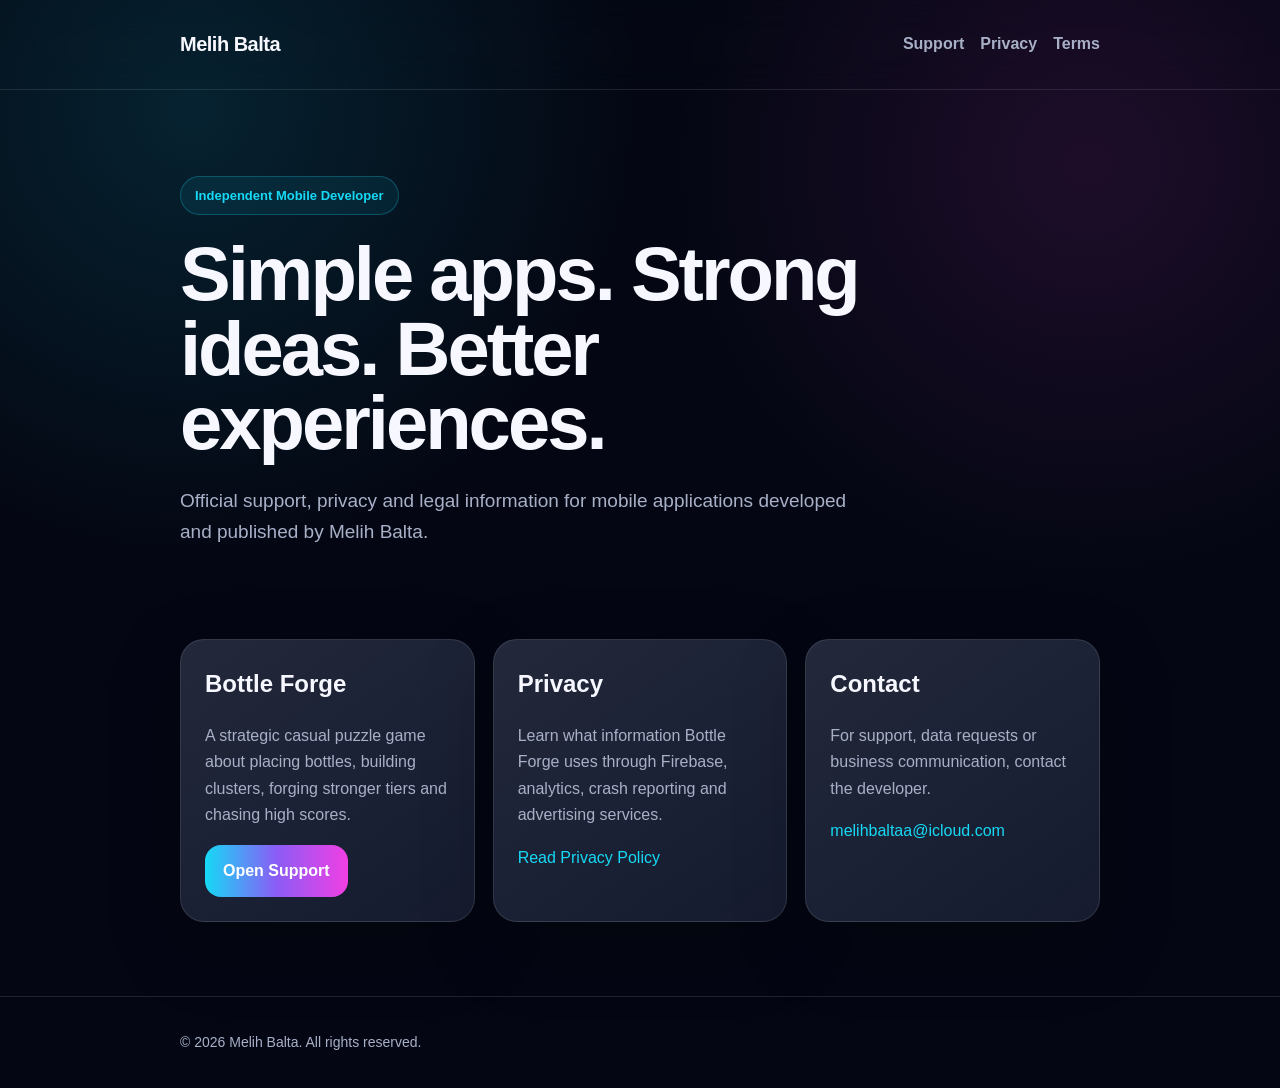
<file: index.html>
﻿<!DOCTYPE html>
<html lang="en">
<head>
  <meta charset="UTF-8">
  <meta name="viewport" content="width=device-width, initial-scale=1.0">
  <meta name="description" content="Official mobile applications and support pages by Melih Balta.">
  <title>Melih Balta — Mobile Apps</title>
  <link rel="stylesheet" href="/assets/style.css">
</head>
<body>
  <header class="site-header">
    <div class="container nav">
      <a class="brand" href="/">Melih Balta</a>
      <nav class="nav-links">
        <a href="/support/bottle-forge/">Support</a>
        <a href="/privacy/bottle-forge/">Privacy</a>
        <a href="/terms/bottle-forge/">Terms</a>
      </nav>
    </div>
  </header>

  <main>
    <section class="container hero">
      <span class="badge">Independent Mobile Developer</span>
      <h1>Simple apps. Strong ideas. Better experiences.</h1>
      <p>
        Official support, privacy and legal information for mobile applications
        developed and published by Melih Balta.
      </p>
    </section>

    <section class="container grid">
      <article class="card">
        <h2>Bottle Forge</h2>
        <p>
          A strategic casual puzzle game about placing bottles, building clusters,
          forging stronger tiers and chasing high scores.
        </p>
        <a class="button" href="/support/bottle-forge/">Open Support</a>
      </article>

      <article class="card">
        <h2>Privacy</h2>
        <p>
          Learn what information Bottle Forge uses through Firebase, analytics,
          crash reporting and advertising services.
        </p>
        <a href="/privacy/bottle-forge/">Read Privacy Policy</a>
      </article>

      <article class="card">
        <h2>Contact</h2>
        <p>
          For support, data requests or business communication, contact the developer.
        </p>
        <a href="mailto:melihbaltaa@icloud.com">melihbaltaa@icloud.com</a>
      </article>
    </section>
  </main>

  <footer>
    <div class="container">
      © 2026 Melih Balta. All rights reserved.
    </div>
  </footer>
</body>
</html>
</file>
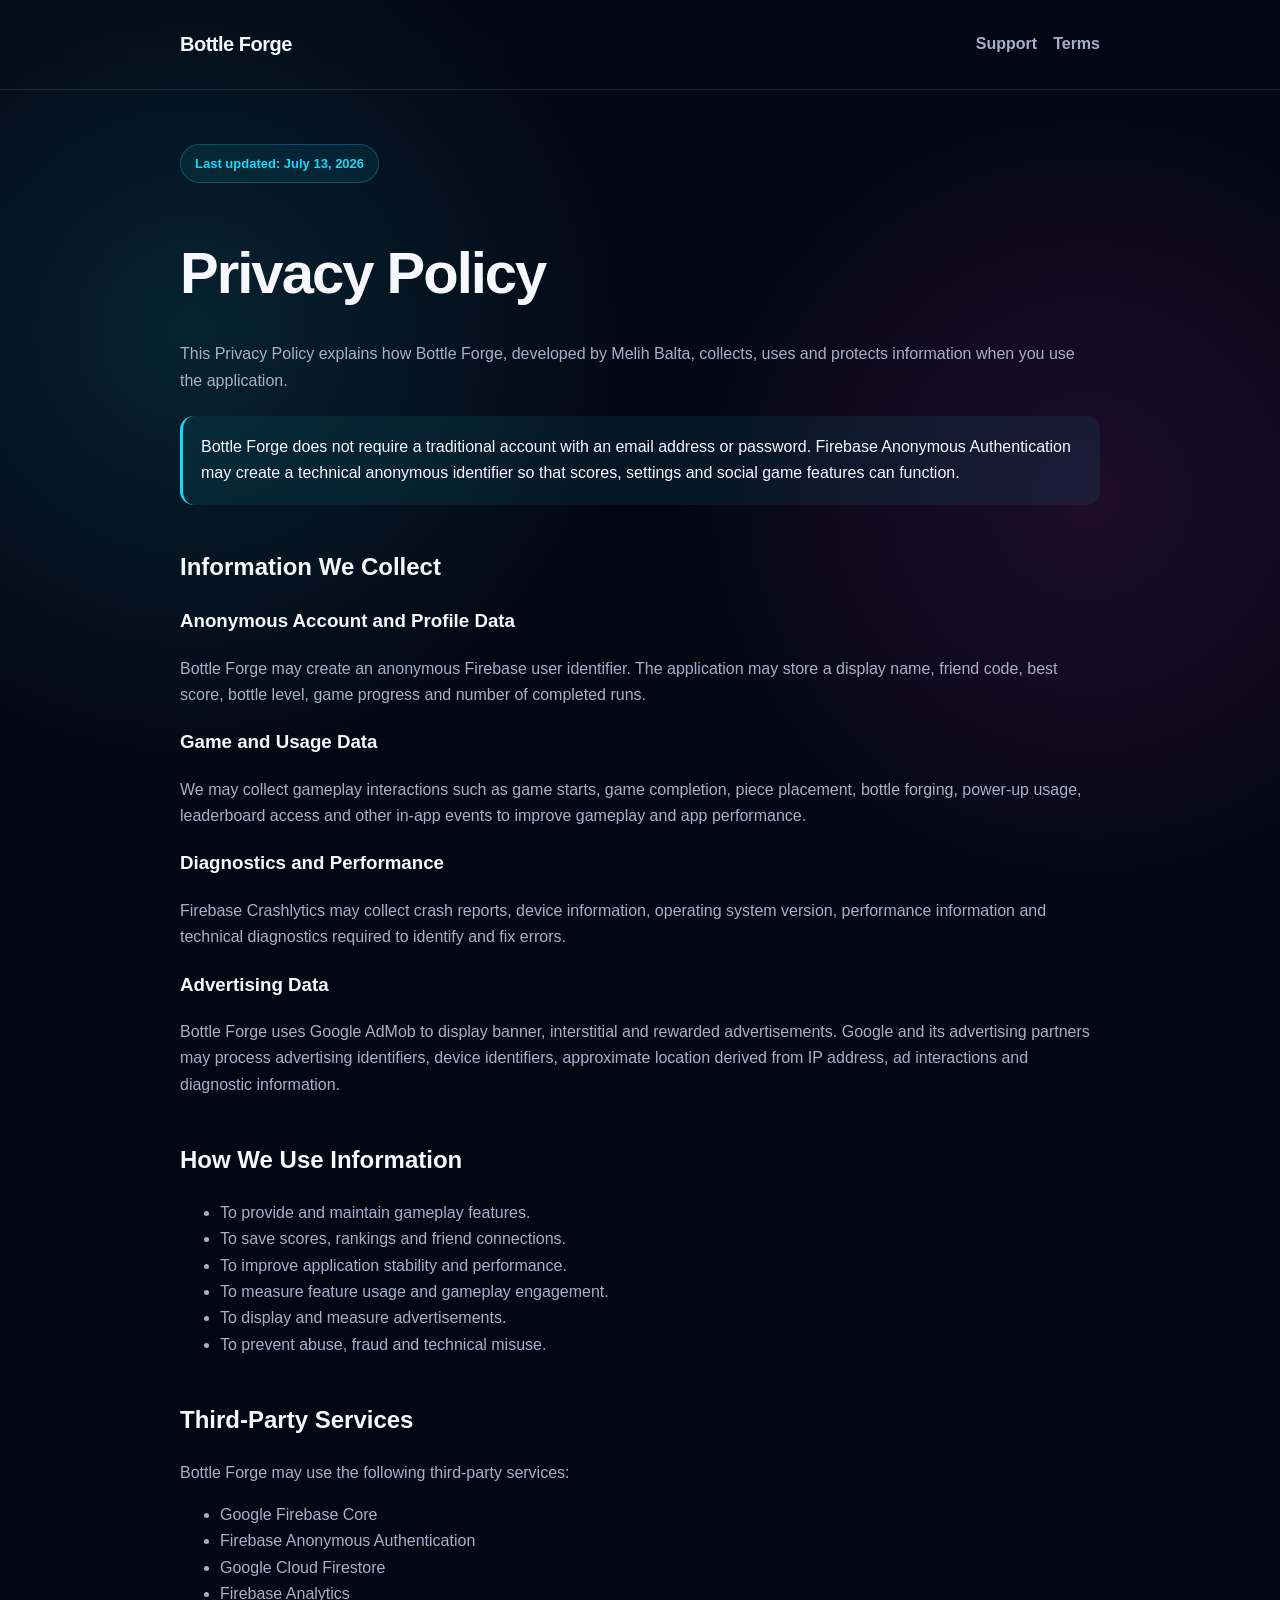
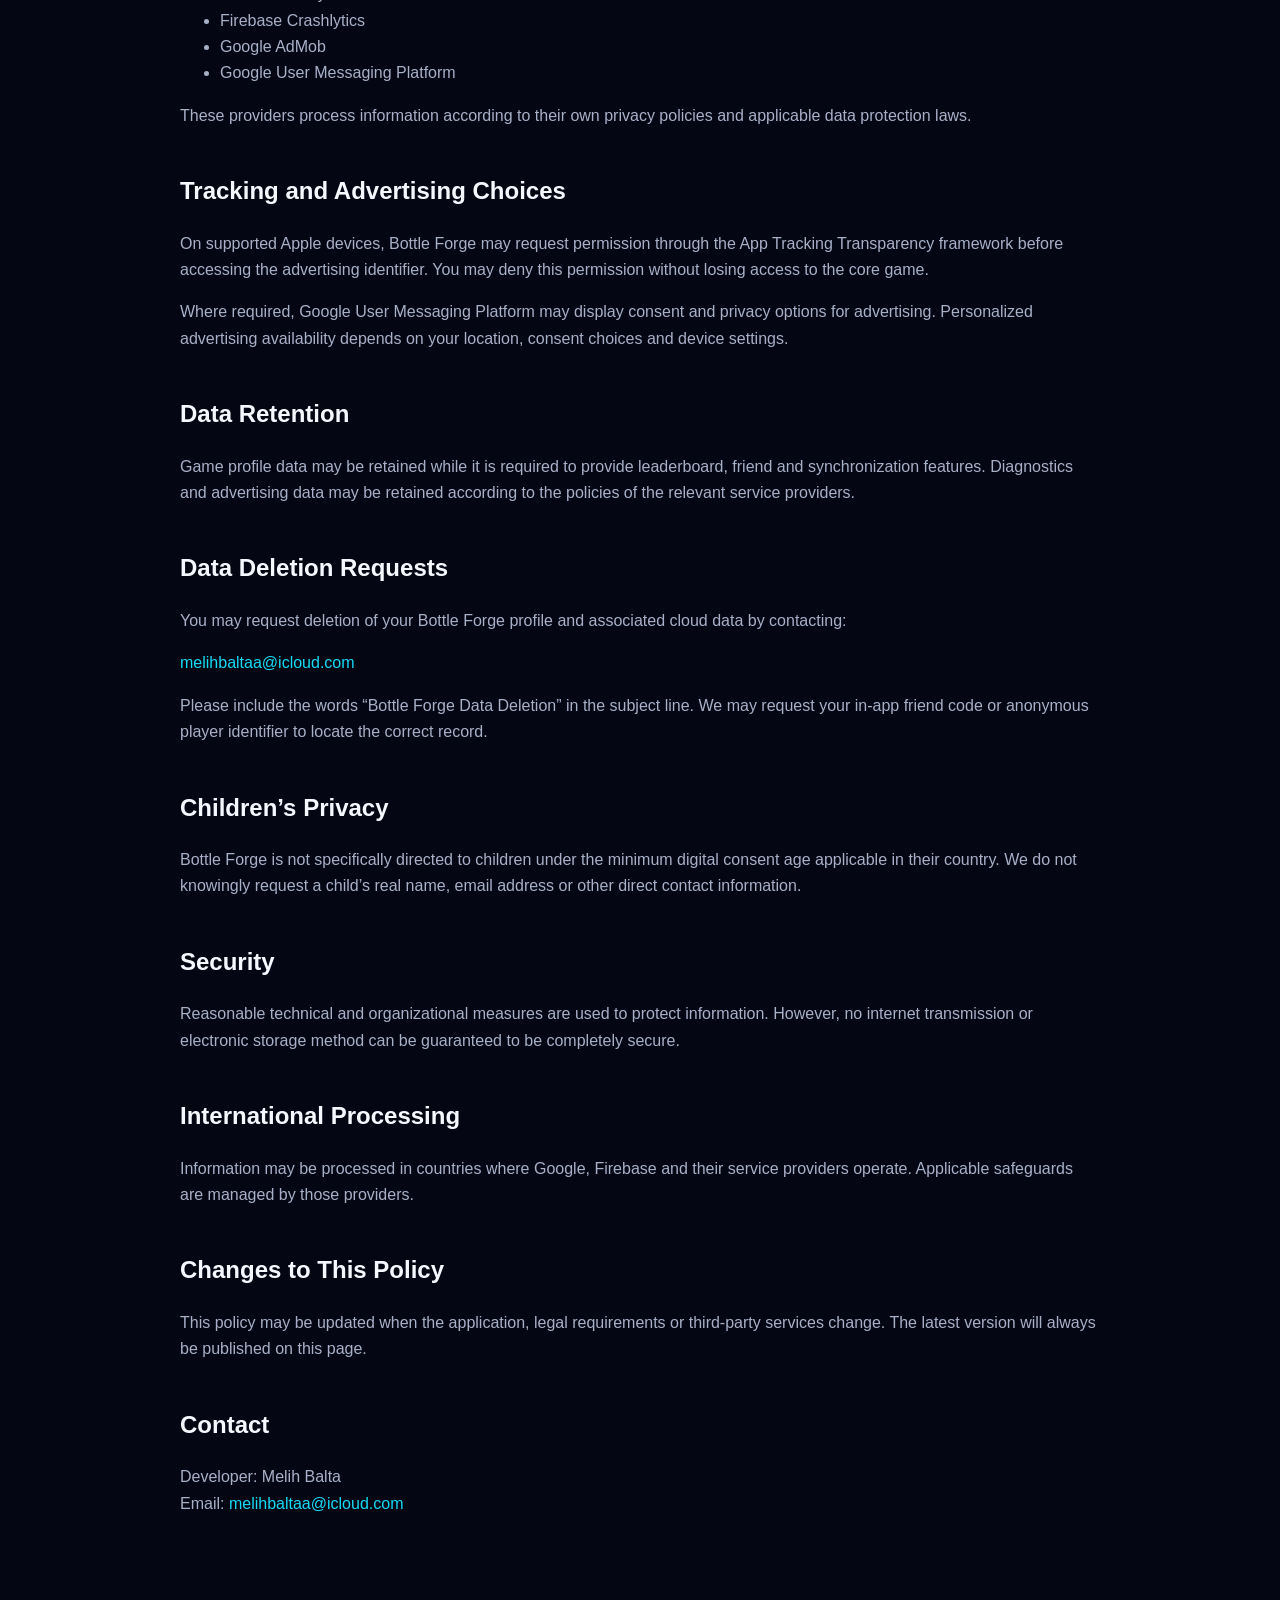
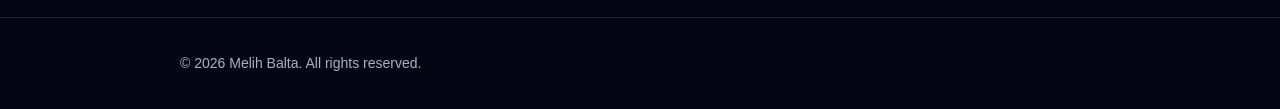
<file: privacy/bottle-forge/index.html>
﻿<!DOCTYPE html>
<html lang="en">
<head>
  <meta charset="UTF-8">
  <meta name="viewport" content="width=device-width, initial-scale=1.0">
  <meta name="description" content="Bottle Forge Privacy Policy">
  <title>Bottle Forge Privacy Policy</title>
  <link rel="stylesheet" href="/assets/style.css">
</head>
<body>
  <header class="site-header">
    <div class="container nav">
      <a class="brand" href="/">Bottle Forge</a>
      <nav class="nav-links">
        <a href="/support/bottle-forge/">Support</a>
        <a href="/terms/bottle-forge/">Terms</a>
      </nav>
    </div>
  </header>

  <main class="container page">
    <span class="badge">Last updated: July 13, 2026</span>
    <h1>Privacy Policy</h1>

    <p>
      This Privacy Policy explains how Bottle Forge, developed by Melih Balta,
      collects, uses and protects information when you use the application.
    </p>

    <div class="notice">
      Bottle Forge does not require a traditional account with an email address or
      password. Firebase Anonymous Authentication may create a technical anonymous
      identifier so that scores, settings and social game features can function.
    </div>

    <h2>Information We Collect</h2>

    <h3>Anonymous Account and Profile Data</h3>
    <p>
      Bottle Forge may create an anonymous Firebase user identifier. The application
      may store a display name, friend code, best score, bottle level, game progress
      and number of completed runs.
    </p>

    <h3>Game and Usage Data</h3>
    <p>
      We may collect gameplay interactions such as game starts, game completion,
      piece placement, bottle forging, power-up usage, leaderboard access and other
      in-app events to improve gameplay and app performance.
    </p>

    <h3>Diagnostics and Performance</h3>
    <p>
      Firebase Crashlytics may collect crash reports, device information, operating
      system version, performance information and technical diagnostics required to
      identify and fix errors.
    </p>

    <h3>Advertising Data</h3>
    <p>
      Bottle Forge uses Google AdMob to display banner, interstitial and rewarded
      advertisements. Google and its advertising partners may process advertising
      identifiers, device identifiers, approximate location derived from IP address,
      ad interactions and diagnostic information.
    </p>

    <h2>How We Use Information</h2>
    <ul>
      <li>To provide and maintain gameplay features.</li>
      <li>To save scores, rankings and friend connections.</li>
      <li>To improve application stability and performance.</li>
      <li>To measure feature usage and gameplay engagement.</li>
      <li>To display and measure advertisements.</li>
      <li>To prevent abuse, fraud and technical misuse.</li>
    </ul>

    <h2>Third-Party Services</h2>
    <p>Bottle Forge may use the following third-party services:</p>
    <ul>
      <li>Google Firebase Core</li>
      <li>Firebase Anonymous Authentication</li>
      <li>Google Cloud Firestore</li>
      <li>Firebase Analytics</li>
      <li>Firebase Crashlytics</li>
      <li>Google AdMob</li>
      <li>Google User Messaging Platform</li>
    </ul>

    <p>
      These providers process information according to their own privacy policies
      and applicable data protection laws.
    </p>

    <h2>Tracking and Advertising Choices</h2>
    <p>
      On supported Apple devices, Bottle Forge may request permission through the
      App Tracking Transparency framework before accessing the advertising identifier.
      You may deny this permission without losing access to the core game.
    </p>

    <p>
      Where required, Google User Messaging Platform may display consent and privacy
      options for advertising. Personalized advertising availability depends on your
      location, consent choices and device settings.
    </p>

    <h2>Data Retention</h2>
    <p>
      Game profile data may be retained while it is required to provide leaderboard,
      friend and synchronization features. Diagnostics and advertising data may be
      retained according to the policies of the relevant service providers.
    </p>

    <h2>Data Deletion Requests</h2>
    <p>
      You may request deletion of your Bottle Forge profile and associated cloud data
      by contacting:
    </p>

    <p>
      <a href="mailto:melihbaltaa@icloud.com">melihbaltaa@icloud.com</a>
    </p>

    <p>
      Please include the words “Bottle Forge Data Deletion” in the subject line.
      We may request your in-app friend code or anonymous player identifier to locate
      the correct record.
    </p>

    <h2>Children’s Privacy</h2>
    <p>
      Bottle Forge is not specifically directed to children under the minimum digital
      consent age applicable in their country. We do not knowingly request a child’s
      real name, email address or other direct contact information.
    </p>

    <h2>Security</h2>
    <p>
      Reasonable technical and organizational measures are used to protect information.
      However, no internet transmission or electronic storage method can be guaranteed
      to be completely secure.
    </p>

    <h2>International Processing</h2>
    <p>
      Information may be processed in countries where Google, Firebase and their
      service providers operate. Applicable safeguards are managed by those providers.
    </p>

    <h2>Changes to This Policy</h2>
    <p>
      This policy may be updated when the application, legal requirements or third-party
      services change. The latest version will always be published on this page.
    </p>

    <h2>Contact</h2>
    <p>
      Developer: Melih Balta<br>
      Email: <a href="mailto:melihbaltaa@icloud.com">melihbaltaa@icloud.com</a>
    </p>
  </main>

  <footer>
    <div class="container">
      © 2026 Melih Balta. All rights reserved.
    </div>
  </footer>
</body>
</html>
</file>
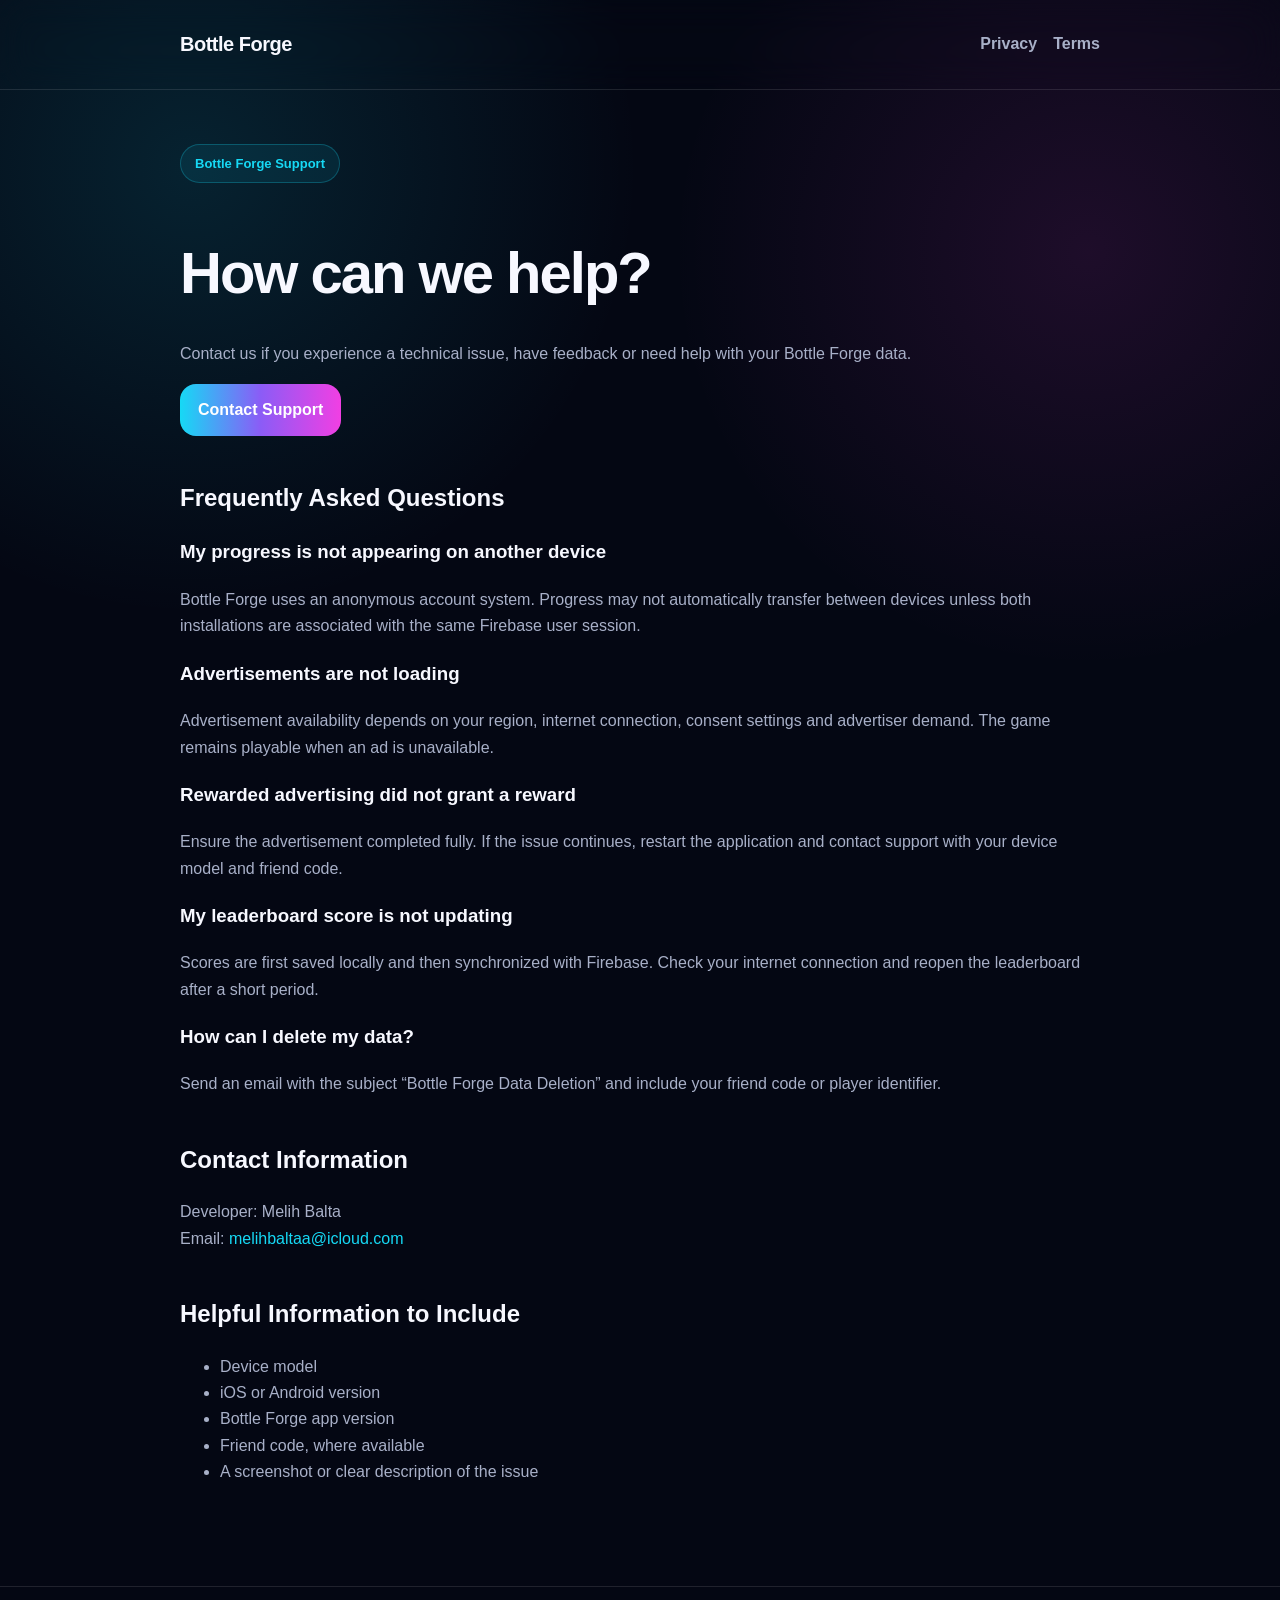
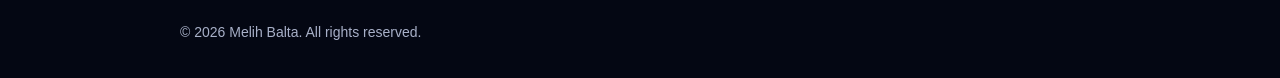
<file: support/bottle-forge/index.html>
﻿<!DOCTYPE html>
<html lang="en">
<head>
  <meta charset="UTF-8">
  <meta name="viewport" content="width=device-width, initial-scale=1.0">
  <meta name="description" content="Bottle Forge Support">
  <title>Bottle Forge Support</title>
  <link rel="stylesheet" href="/assets/style.css">
</head>
<body>
  <header class="site-header">
    <div class="container nav">
      <a class="brand" href="/">Bottle Forge</a>
      <nav class="nav-links">
        <a href="/privacy/bottle-forge/">Privacy</a>
        <a href="/terms/bottle-forge/">Terms</a>
      </nav>
    </div>
  </header>

  <main class="container page">
    <span class="badge">Bottle Forge Support</span>
    <h1>How can we help?</h1>

    <p>
      Contact us if you experience a technical issue, have feedback or need help
      with your Bottle Forge data.
    </p>

    <p>
      <a class="button" href="mailto:melihbaltaa@icloud.com?subject=Bottle%20Forge%20Support">
        Contact Support
      </a>
    </p>

    <h2>Frequently Asked Questions</h2>

    <h3>My progress is not appearing on another device</h3>
    <p>
      Bottle Forge uses an anonymous account system. Progress may not automatically
      transfer between devices unless both installations are associated with the same
      Firebase user session.
    </p>

    <h3>Advertisements are not loading</h3>
    <p>
      Advertisement availability depends on your region, internet connection, consent
      settings and advertiser demand. The game remains playable when an ad is unavailable.
    </p>

    <h3>Rewarded advertising did not grant a reward</h3>
    <p>
      Ensure the advertisement completed fully. If the issue continues, restart the
      application and contact support with your device model and friend code.
    </p>

    <h3>My leaderboard score is not updating</h3>
    <p>
      Scores are first saved locally and then synchronized with Firebase. Check your
      internet connection and reopen the leaderboard after a short period.
    </p>

    <h3>How can I delete my data?</h3>
    <p>
      Send an email with the subject “Bottle Forge Data Deletion” and include your
      friend code or player identifier.
    </p>

    <h2>Contact Information</h2>
    <p>
      Developer: Melih Balta<br>
      Email: <a href="mailto:melihbaltaa@icloud.com">melihbaltaa@icloud.com</a>
    </p>

    <h2>Helpful Information to Include</h2>
    <ul>
      <li>Device model</li>
      <li>iOS or Android version</li>
      <li>Bottle Forge app version</li>
      <li>Friend code, where available</li>
      <li>A screenshot or clear description of the issue</li>
    </ul>
  </main>

  <footer>
    <div class="container">
      © 2026 Melih Balta. All rights reserved.
    </div>
  </footer>
</body>
</html>
</file>
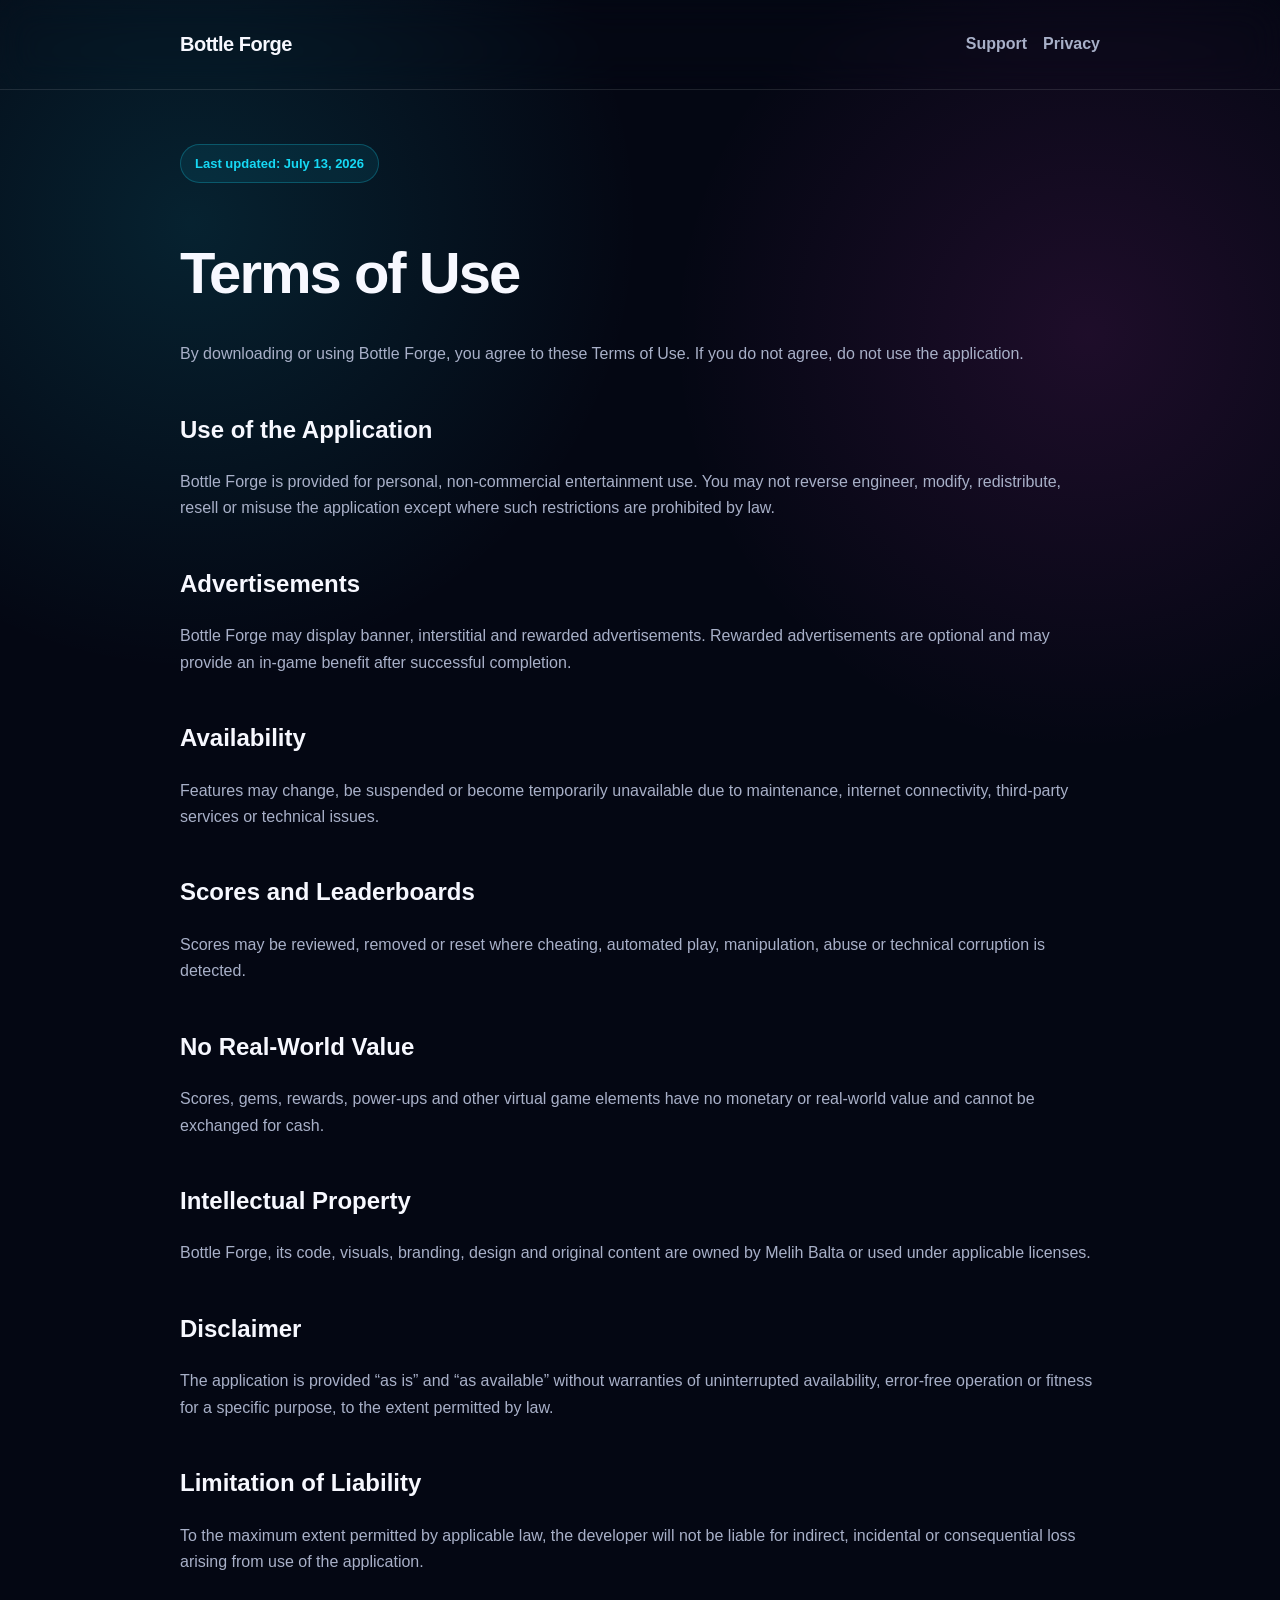
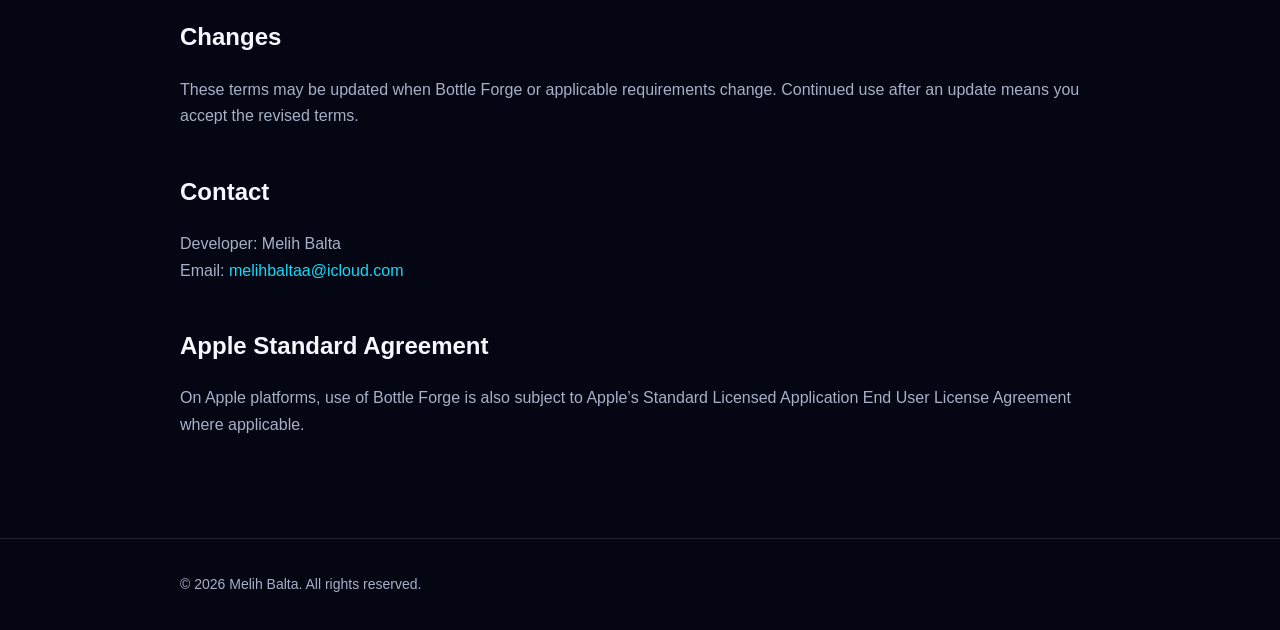
<file: terms/bottle-forge/index.html>
﻿<!DOCTYPE html>
<html lang="en">
<head>
  <meta charset="UTF-8">
  <meta name="viewport" content="width=device-width, initial-scale=1.0">
  <meta name="description" content="Bottle Forge Terms of Use">
  <title>Bottle Forge Terms of Use</title>
  <link rel="stylesheet" href="/assets/style.css">
</head>
<body>
  <header class="site-header">
    <div class="container nav">
      <a class="brand" href="/">Bottle Forge</a>
      <nav class="nav-links">
        <a href="/support/bottle-forge/">Support</a>
        <a href="/privacy/bottle-forge/">Privacy</a>
      </nav>
    </div>
  </header>

  <main class="container page">
    <span class="badge">Last updated: July 13, 2026</span>
    <h1>Terms of Use</h1>

    <p>
      By downloading or using Bottle Forge, you agree to these Terms of Use.
      If you do not agree, do not use the application.
    </p>

    <h2>Use of the Application</h2>
    <p>
      Bottle Forge is provided for personal, non-commercial entertainment use.
      You may not reverse engineer, modify, redistribute, resell or misuse the
      application except where such restrictions are prohibited by law.
    </p>

    <h2>Advertisements</h2>
    <p>
      Bottle Forge may display banner, interstitial and rewarded advertisements.
      Rewarded advertisements are optional and may provide an in-game benefit after
      successful completion.
    </p>

    <h2>Availability</h2>
    <p>
      Features may change, be suspended or become temporarily unavailable due to
      maintenance, internet connectivity, third-party services or technical issues.
    </p>

    <h2>Scores and Leaderboards</h2>
    <p>
      Scores may be reviewed, removed or reset where cheating, automated play,
      manipulation, abuse or technical corruption is detected.
    </p>

    <h2>No Real-World Value</h2>
    <p>
      Scores, gems, rewards, power-ups and other virtual game elements have no
      monetary or real-world value and cannot be exchanged for cash.
    </p>

    <h2>Intellectual Property</h2>
    <p>
      Bottle Forge, its code, visuals, branding, design and original content are
      owned by Melih Balta or used under applicable licenses.
    </p>

    <h2>Disclaimer</h2>
    <p>
      The application is provided “as is” and “as available” without warranties
      of uninterrupted availability, error-free operation or fitness for a specific
      purpose, to the extent permitted by law.
    </p>

    <h2>Limitation of Liability</h2>
    <p>
      To the maximum extent permitted by applicable law, the developer will not be
      liable for indirect, incidental or consequential loss arising from use of the
      application.
    </p>

    <h2>Changes</h2>
    <p>
      These terms may be updated when Bottle Forge or applicable requirements change.
      Continued use after an update means you accept the revised terms.
    </p>

    <h2>Contact</h2>
    <p>
      Developer: Melih Balta<br>
      Email: <a href="mailto:melihbaltaa@icloud.com">melihbaltaa@icloud.com</a>
    </p>

    <h2>Apple Standard Agreement</h2>
    <p>
      On Apple platforms, use of Bottle Forge is also subject to Apple’s Standard
      Licensed Application End User License Agreement where applicable.
    </p>
  </main>

  <footer>
    <div class="container">
      © 2026 Melih Balta. All rights reserved.
    </div>
  </footer>
</body>
</html>
</file>
<file: assets/style.css>
﻿:root {
  color-scheme: dark;
  --background: #040713;
  --surface: #10162a;
  --surface-soft: #151d35;
  --text: #f7f8ff;
  --muted: #a8b0c8;
  --cyan: #16d9f5;
  --violet: #8b5cf6;
  --magenta: #f13fe3;
  --border: rgba(255, 255, 255, 0.11);
}

* {
  box-sizing: border-box;
}

html {
  scroll-behavior: smooth;
}

body {
  margin: 0;
  min-height: 100vh;
  font-family: Inter, -apple-system, BlinkMacSystemFont, "Segoe UI", sans-serif;
  background:
    radial-gradient(circle at 15% 10%, rgba(22, 217, 245, 0.13), transparent 28rem),
    radial-gradient(circle at 85% 15%, rgba(241, 63, 227, 0.11), transparent 26rem),
    var(--background);
  color: var(--text);
  line-height: 1.65;
}

a {
  color: var(--cyan);
  text-decoration: none;
}

a:hover {
  text-decoration: underline;
}

.container {
  width: min(920px, calc(100% - 36px));
  margin: 0 auto;
}

.site-header {
  padding: 28px 0;
  border-bottom: 1px solid var(--border);
  backdrop-filter: blur(18px);
}

.nav {
  display: flex;
  align-items: center;
  justify-content: space-between;
  gap: 18px;
}

.brand {
  color: var(--text);
  font-size: 20px;
  font-weight: 900;
  letter-spacing: -0.5px;
}

.nav-links {
  display: flex;
  flex-wrap: wrap;
  gap: 16px;
}

.nav-links a {
  color: var(--muted);
  font-weight: 700;
}

.hero {
  padding: 86px 0 46px;
}

.hero h1 {
  max-width: 760px;
  margin: 0;
  font-size: clamp(42px, 8vw, 76px);
  line-height: 0.98;
  letter-spacing: -3px;
}

.hero p {
  max-width: 680px;
  margin-top: 24px;
  color: var(--muted);
  font-size: 19px;
}

.badge {
  display: inline-flex;
  padding: 8px 14px;
  margin-bottom: 22px;
  border: 1px solid rgba(22, 217, 245, 0.25);
  border-radius: 999px;
  background: rgba(22, 217, 245, 0.08);
  color: var(--cyan);
  font-size: 13px;
  font-weight: 800;
}

.grid {
  display: grid;
  grid-template-columns: repeat(auto-fit, minmax(240px, 1fr));
  gap: 18px;
  padding: 26px 0 74px;
}

.card {
  padding: 24px;
  border: 1px solid var(--border);
  border-radius: 24px;
  background:
    linear-gradient(145deg, rgba(255,255,255,0.08), rgba(255,255,255,0.025)),
    var(--surface);
  box-shadow: 0 24px 70px rgba(0, 0, 0, 0.25);
}

.card h2,
.card h3 {
  margin-top: 0;
}

.card p {
  color: var(--muted);
}

.page {
  padding: 54px 0 84px;
}

.page h1 {
  font-size: clamp(36px, 7vw, 58px);
  line-height: 1;
  letter-spacing: -2px;
}

.page h2 {
  margin-top: 42px;
}

.page p,
.page li {
  color: var(--muted);
}

.notice {
  padding: 18px;
  margin: 22px 0;
  border-left: 3px solid var(--cyan);
  border-radius: 14px;
  background: rgba(22, 217, 245, 0.07);
}

.button {
  display: inline-flex;
  padding: 13px 18px;
  border-radius: 16px;
  background: linear-gradient(90deg, var(--cyan), var(--violet), var(--magenta));
  color: white;
  font-weight: 900;
}

.button:hover {
  text-decoration: none;
  filter: brightness(1.08);
}

footer {
  padding: 34px 0;
  border-top: 1px solid var(--border);
  color: var(--muted);
  font-size: 14px;
}

@media (max-width: 650px) {
  .nav {
    align-items: flex-start;
    flex-direction: column;
  }

  .hero {
    padding-top: 58px;
  }

  .hero h1 {
    letter-spacing: -2px;
  }
}
</file>
